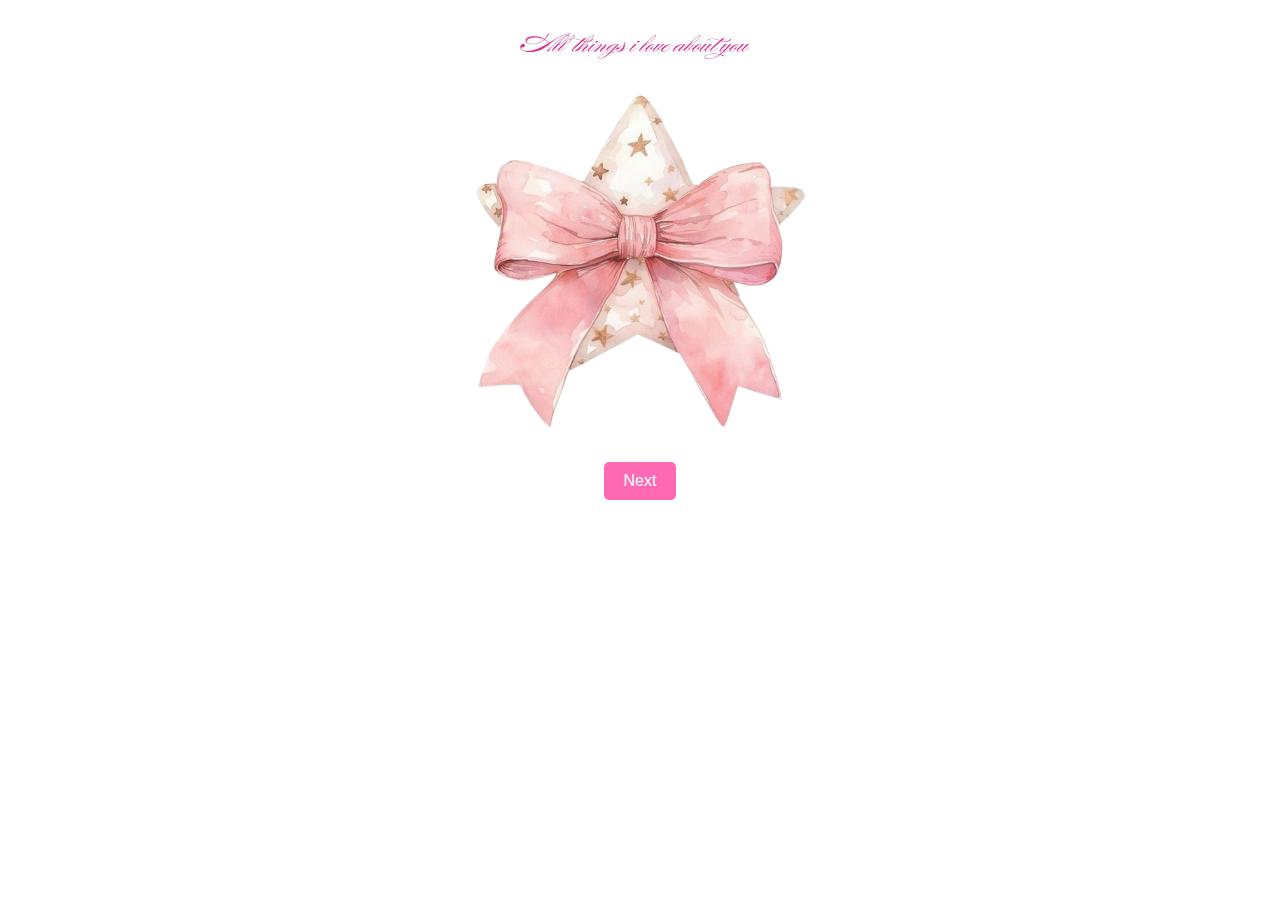
<file: all-things-i-love-about-you.html>
<!DOCTYPE html>
<html lang="en">
<head>
  <meta charset="UTF-8">
  <meta name="viewport" content="width=device-width, initial-scale=1.0">
  <title>Why I Love You</title>
  <style>
    body {
      margin: 0;
      padding: 0;
      background-color: white;
      font-family: Arial, sans-serif;
      text-align: center;
      cursor: url('cursor.cur') 16 16 auto;
    }

    .heading {
      text-align: center;
      margin-top: 20px;
    }

    .heading img {
      max-width: 20%;
      height: auto;
    }

    .star {
      margin-top: 20px;
      cursor: pointer;
    }

    .star img {
      max-width: 350px;
      height: auto;
    }

    .reasons {
      margin-top: 20px;
      font-size: 20px;
      color: #ff69b4;
      display: none;
    }

    .next-button {
      margin-top: 20px;
      padding-bottom: 20px;
    }

    .next-button button {
      background-color: #ff69b4;
      color: white;
      border: none;
      padding: 10px 20px;
      font-size: 16px;
      cursor: pointer;
      border-radius: 5px;
    }

    .next-button button:hover {
      background-color: #ff1493;
    }
  </style>
</head>
<body>
  <div class="heading">
    <img src="images/all.jpg" alt="Why I Love You Heading">
  </div>

  <div class="star" onclick="revealReason()">
    <img src="images/star.png" alt="Star">
  </div>

  <div class="reasons" id="reasons">
    <!-- Reasons will be dynamically added here -->
  </div>

  <div class="next-button">
    <button onclick="goToNextPage()">Next</button>
  </div>

  <script>
    const reasonsList = [
      "You make me laugh like no one else.",
      "You are one of the lindest sweetest, most genuine person ever",
      "You have the most beautiful smile.",
      "You always know how to make me feel special.",
      "Your intelligence amazes me, blows my mind, lets kiss.",
      "You’re my best friend and my soulmate.",
      "You’re always there for me, no matter what.",
      "You make every day brighter just by being in it.",
      "Your love makes me a better person.",
      "You’re my everything."
    ];

    let currentReasonIndex = 0;

    function revealReason() {
      const reasonsElement = document.getElementById('reasons');

      if (currentReasonIndex < reasonsList.length) {
        reasonsElement.textContent = reasonsList[currentReasonIndex];
        reasonsElement.style.display = 'block';
        currentReasonIndex++;
      } else {
        reasonsElement.textContent = "That's all for now, but I love you for countless reasons!";
        reasonsElement.style.display = 'block';
      }
    }

    function goToNextPage() {
      window.location.href = 'letter.html'; // Replace with your next page URL
    }
  </script>
</body>
</html>
</file>
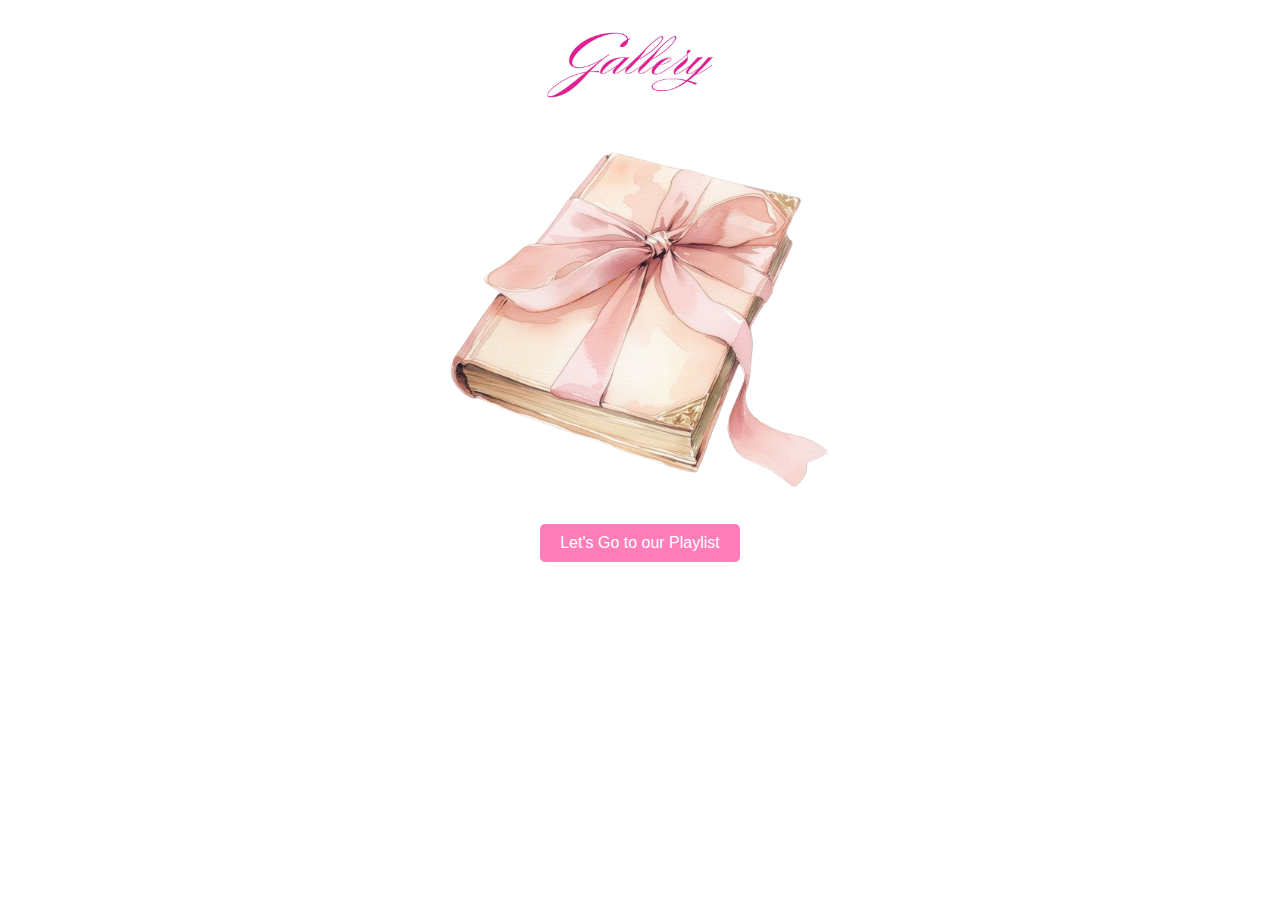
<file: gallery.html>
<!DOCTYPE html>
<html lang="en">
<head>
  <meta charset="UTF-8">
  <meta name="viewport" content="width=device-width, initial-scale=1.0">
  <title>Gallery Page</title>
  <style>
    body {
      margin: 0;
      padding: 0;
      background-color: white;
      font-family: Arial, sans-serif;
      cursor: url('cursor.cur') 16 16 auto;
    }

    .heading {
      text-align: center;
      margin-top: 20px;
    }

    .heading img {
      max-width: 20%;
      height: auto;
    }

    .book-container {
      text-align: center;
      margin-top: 20px;
      position: relative;
    }

    .book-container img {
      cursor: pointer;
      max-width: 400px;
      height: auto;
    }

    .gallery {
      display: none;
      flex-wrap: wrap;
      justify-content: center;
      gap: 10px;
      margin-top: 20px;
      padding: 20px;
      background-color: #fff;
    }

    .gallery img {
      max-width: 350px;
      height: auto;
      border: 2px solid #ff69b4;
      border-radius: 5px;
    }

    .button-container {
      text-align: center;
      margin-top: 20px;
      padding-bottom: 20px;
    }

    .button-container button {
      background-color: #ff69b4;
      color: white;
      border: none;
      padding: 10px 20px;
      font-size: 16px;
      cursor: pointer;
      border-radius: 5px;
    }

    .button-container button:hover {
      background-color: #ff1493;
    }
    body {
        cursor: url('cursor.cur') 16 16, auto;
    }
    .playlist-button-container {
        position: absolute;
        bottom: 1px;
        left: 50%;
        transform: translateX(-50%);
        text-align: center;
    }
    
    .playlist-button {
        display: inline-block;
        padding: 10px 20px;
        font-size: 16px;
        background-color: #ff7eb9;
       color: white;
       text-decoration: none;
       border-radius: 5px;
       transition: background-color 0.3s ease;
    }
    .playlist-button:hover {
        background-color: #ff5eab;
    }


  </style>
</head>
<body>
  <div class="heading">
    <img src="images/gallery.jpg" alt="Gallery Heading">
  </div>

  <div class="book-container">
    <img src="images/book.png" alt="Book" onclick="showGallery()">
    <div class="gallery" id="gallery">
      <img src="images/image1.jpg" alt="Image 1">
      <img src="images/image2.jpg" alt="Image 2">
      <img src="images/image3.jpg" alt="Image 3">
      <img src="images/image4.jpg" alt="Image 4">
      <img src="images/image5.jpg" alt="Image 5">
      <img src="images/image6.jpg" alt="Image 6">
      <img src="images/image7.jpg" alt="Image 7">
      <img src="images/image8.jpg" alt="Image 8">
    </div>
  </div>

  <div class="button-container">
    <a href="playlist.html" class="playlist-button">Let's Go to our Playlist</a>
  </div>

  <script>
    function showGallery() {
      const gallery = document.getElementById('gallery');
      gallery.style.display = 'flex';
    }
  </script>
</body>
</html>
</file>
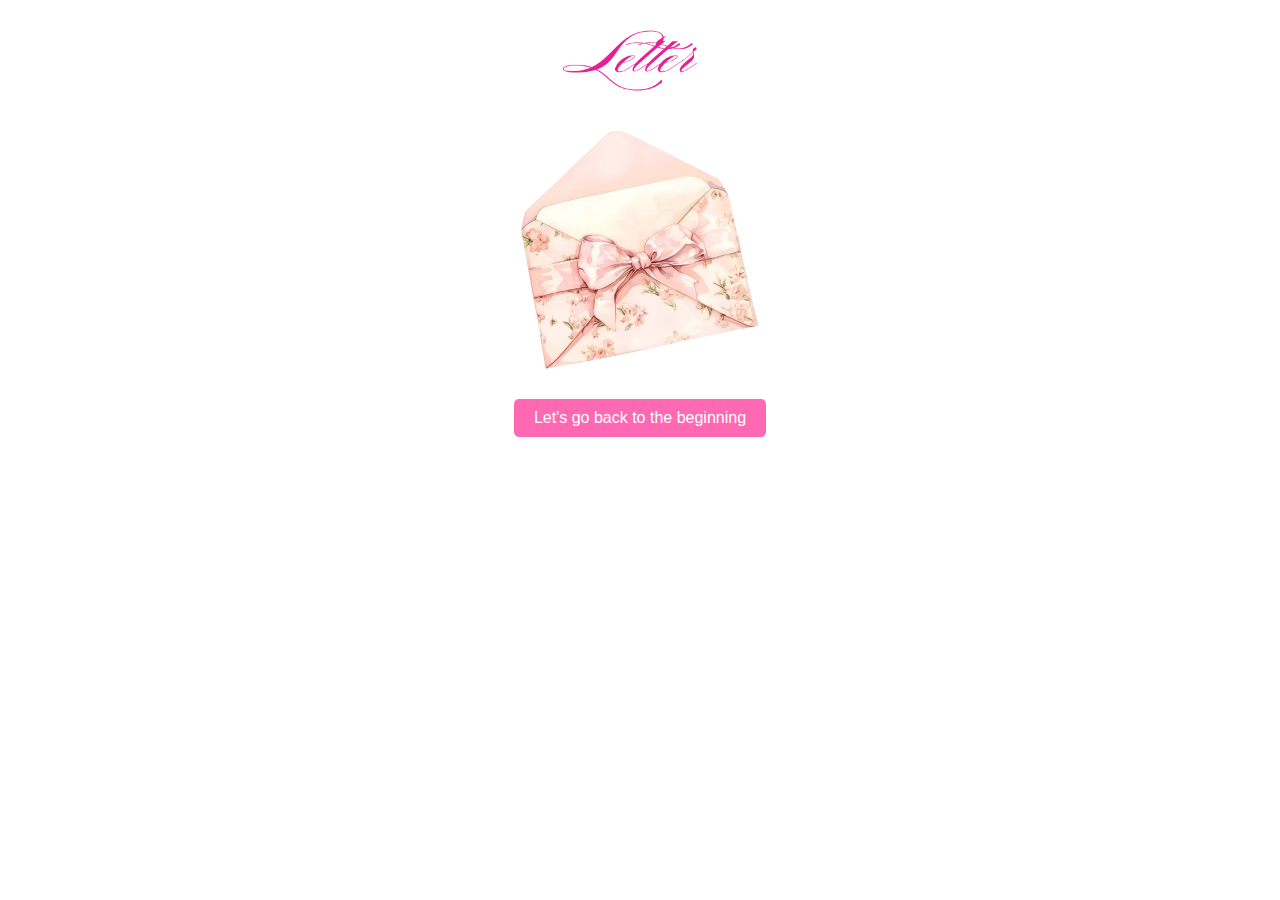
<file: letter.html>
<!DOCTYPE html>
<html lang="en">
<head>
  <meta charset="UTF-8">
  <meta name="viewport" content="width=device-width, initial-scale=1.0">
  <title>Letter Page</title>
  <style>
    body {
      margin: 0;
      padding: 0;
      background-color: white;
      font-family: Arial, sans-serif;
      text-align: center;
      cursor: url('cursor.cur') 16 16 auto;
    }

    .heading {
      text-align: center;
      margin-top: 20px;
    }

    .heading img {
      max-width: 20%;
      height: auto;
    }

    .letter-image {
      margin-top: 20px;
      cursor: pointer;
    }

    .letter-image img {
      max-width: 250px;
      height: auto;
    }

    /* Hidden Images Container */
    .hidden-images {
      display: none; /* Initially hidden */
      flex-direction: column;
      align-items: center;
      gap: 10px; /* Space between images */
      margin-top: 15px; /* Space above the images */
    }

    .hidden-images img {
      width: 80%; /* Adjust image width */
      max-width: 300px; /* Limit maximum width */
      height: auto; /* Maintain aspect ratio */
      border-radius: 6px; /* Rounded corners */
      box-shadow: 0 4px 8px rgba(0, 0, 0, 0.1); /* Subtle shadow */
    }

    /* Show images when the container is visible */
    .hidden-images.visible {
      display: flex;
    }

    .next-button {
      margin-top: 20px;
      padding-bottom: 20px;
    }

    .next-button button {
      background-color: #ff69b4;
      color: white;
      border: none;
      padding: 10px 20px;
      font-size: 16px;
      cursor: pointer;
      border-radius: 5px;
    }

    .next-button button:hover {
      background-color: #ff1493;
    }
  </style>
</head>
<body>
  <div class="heading">
    <img src="images/letterheading.png" alt="Letter Heading">
  </div>

  <div class="letter-image" onclick="toggleImages()">
    <img src="images/env.png" alt="Closed Letter">
  </div>

  <div class="timeline__event__content">
    <div class="timeline__event__title"></div>
    <div class="timeline__event__description"></div>
    <!-- Hidden images container -->
    <div id="hidden-images" class="hidden-images">
      <img src="images/l1.jpg" alt="Image 1">
      <img src="images/l2.jpg" alt="Image 2">
      <img src="images/l3.jpg" alt="Image 3">
      <img src="images/l4.jpg" alt="Image 4">
    </div>
  </div>

  <div class="next-button">
    <button onclick="goToNextPage()">Let's go back to the beginning</button>
  </div>

  <script>
    function toggleImages() {
      const hiddenImages = document.getElementById('hidden-images');
      hiddenImages.classList.toggle('visible'); // Toggle visibility
    }

    function goToNextPage() {
      window.location.href = 'index.html'; // Replace with your next page URL
    }
  </script>
</body>
</html>
</file>
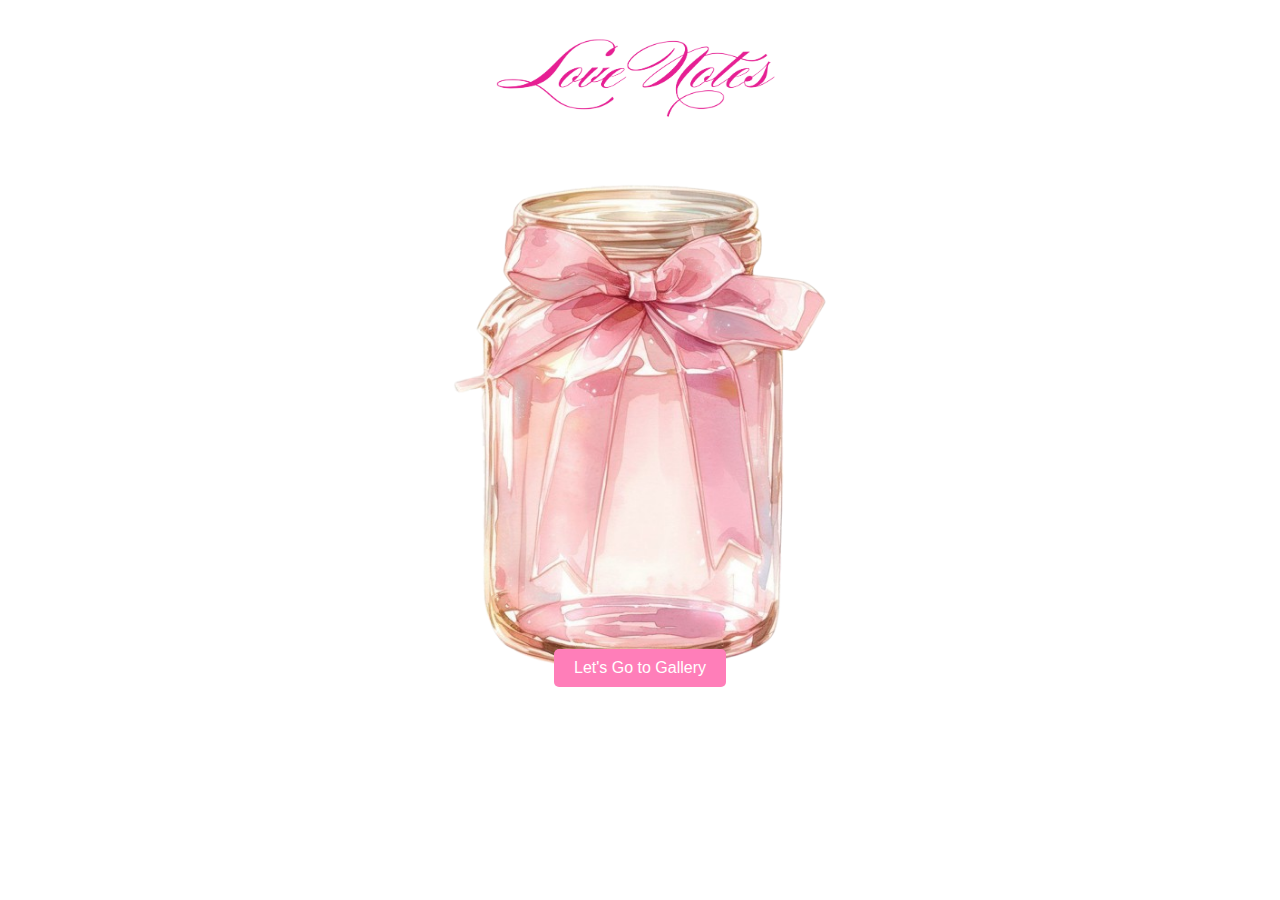
<file: lovenotes.html>
<!DOCTYPE html>
<html lang="en">
<head>
    <meta charset="UTF-8">
    <meta name="viewport" content="width=device-width, initial-scale=1.0">
    <title>Love Notes</title>
    <link rel="stylesheet" href="lovenotes.css">
</head>
<body>
    <div class="love-notes-container">
        <!-- Heading Image -->
        <div class="heading-container">
            <img src="images/lovenotes.png" alt="Love Notes Heading" class="heading-image">
        </div>

        <!-- Sticky Note Container -->
        <div class="sticky-note" id="sticky-note">
            <div class="note-content" id="note-content"></div>
        </div>

        <!-- Jar Image -->
        <div class="jar-container">
            <img src="images/jar.png" alt="Jar of Love Notes" class="jar-image" id="jar-image">
        </div>

        <!-- Gallery Button -->
        <div class="gallery-button-container">
            <a href="gallery.html" class="gallery-button">Let's Go to Gallery</a>
        </div>
    </div>
    <script src="lovenotes.js"></script>
</body>
</html>
</file>
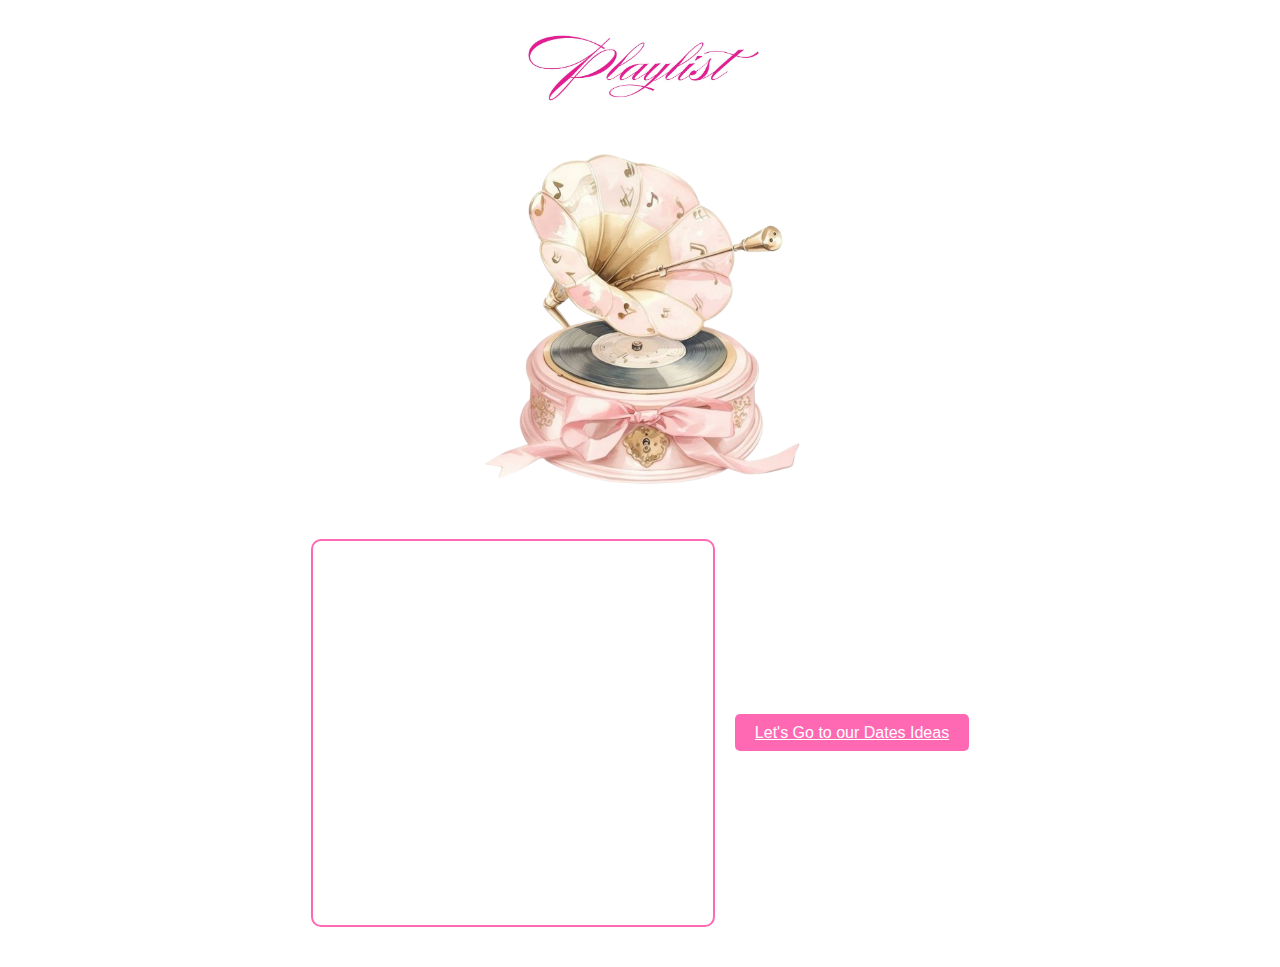
<file: playlist.html>
<!DOCTYPE html>
<html lang="en">
<head>
  <meta charset="UTF-8">
  <meta name="viewport" content="width=device-width, initial-scale=1.0">
  <title>Playlist Section</title>
  <style>
    body {
      margin: 0;
      padding: 0;
      background-color: white;
      font-family: Arial, sans-serif;
      text-align: center;
      cursor: url('cursor.cur') 16 16 auto;
    }

    .heading {
      text-align: center;
      margin-top: 20px;
    }

    .heading img {
      max-width: 20%;
      height: auto;
    }

    .record-player {
      margin-top: 20px;
      cursor: pointer;
    }

    .record-player img {
      max-width: 350px;
      height: auto;
    }

    .playlist-container {
      display: flex;
      justify-content: center;
      align-items: center;
      margin: 20px auto;
      max-width: 800px;
      padding: 20px;
      gap: 20px;
    }

    .spotify-embed {
      flex: 1;
      max-width: 400px;
      border: 2px solid #ff69b4;
      border-radius: 10px;
      overflow: hidden;
    }

    .virtualdate-button-container {
      margin-top: 20px;
      padding-bottom: 20px;
    }

    .virtualdate-button {
      background-color: #ff69b4;
      color: white;
      border: none;
      padding: 10px 20px;
      font-size: 16px;
      cursor: pointer;
      border-radius: 5px;
    }

    .virtualdate-button:hover {
      background-color: #ff1493;
    }

  </style>
</head>
<body>
  <div class="heading">
    <img src="images/playlist.jpg" alt="Playlist Heading">
  </div>

  <div class="record-player" onclick="playPlaylist()">
    <img src="images/musicplayer.png" alt="Record Player">
  </div>

  <div class="playlist-container">
    <!-- Spotify Playlist Embed -->
    <div class="spotify-embed">
      <iframe 
        src="https://open.spotify.com/embed/playlist/2uTluUUBIg59qSu5io4zwz?utm_source=generator"
        width="100%" 
        height="380" 
        frameborder="0" 
        allowtransparency="true" 
        allow="encrypted-media">
      </iframe>
    </div>


  <!-- Timeline Button -->
  <div class="virtualdate-button-container">
    <a href="virtualdate.html" class="virtualdate-button">Let's Go to our Dates Ideas</a>
  </div>
</body>
</html>
</file>
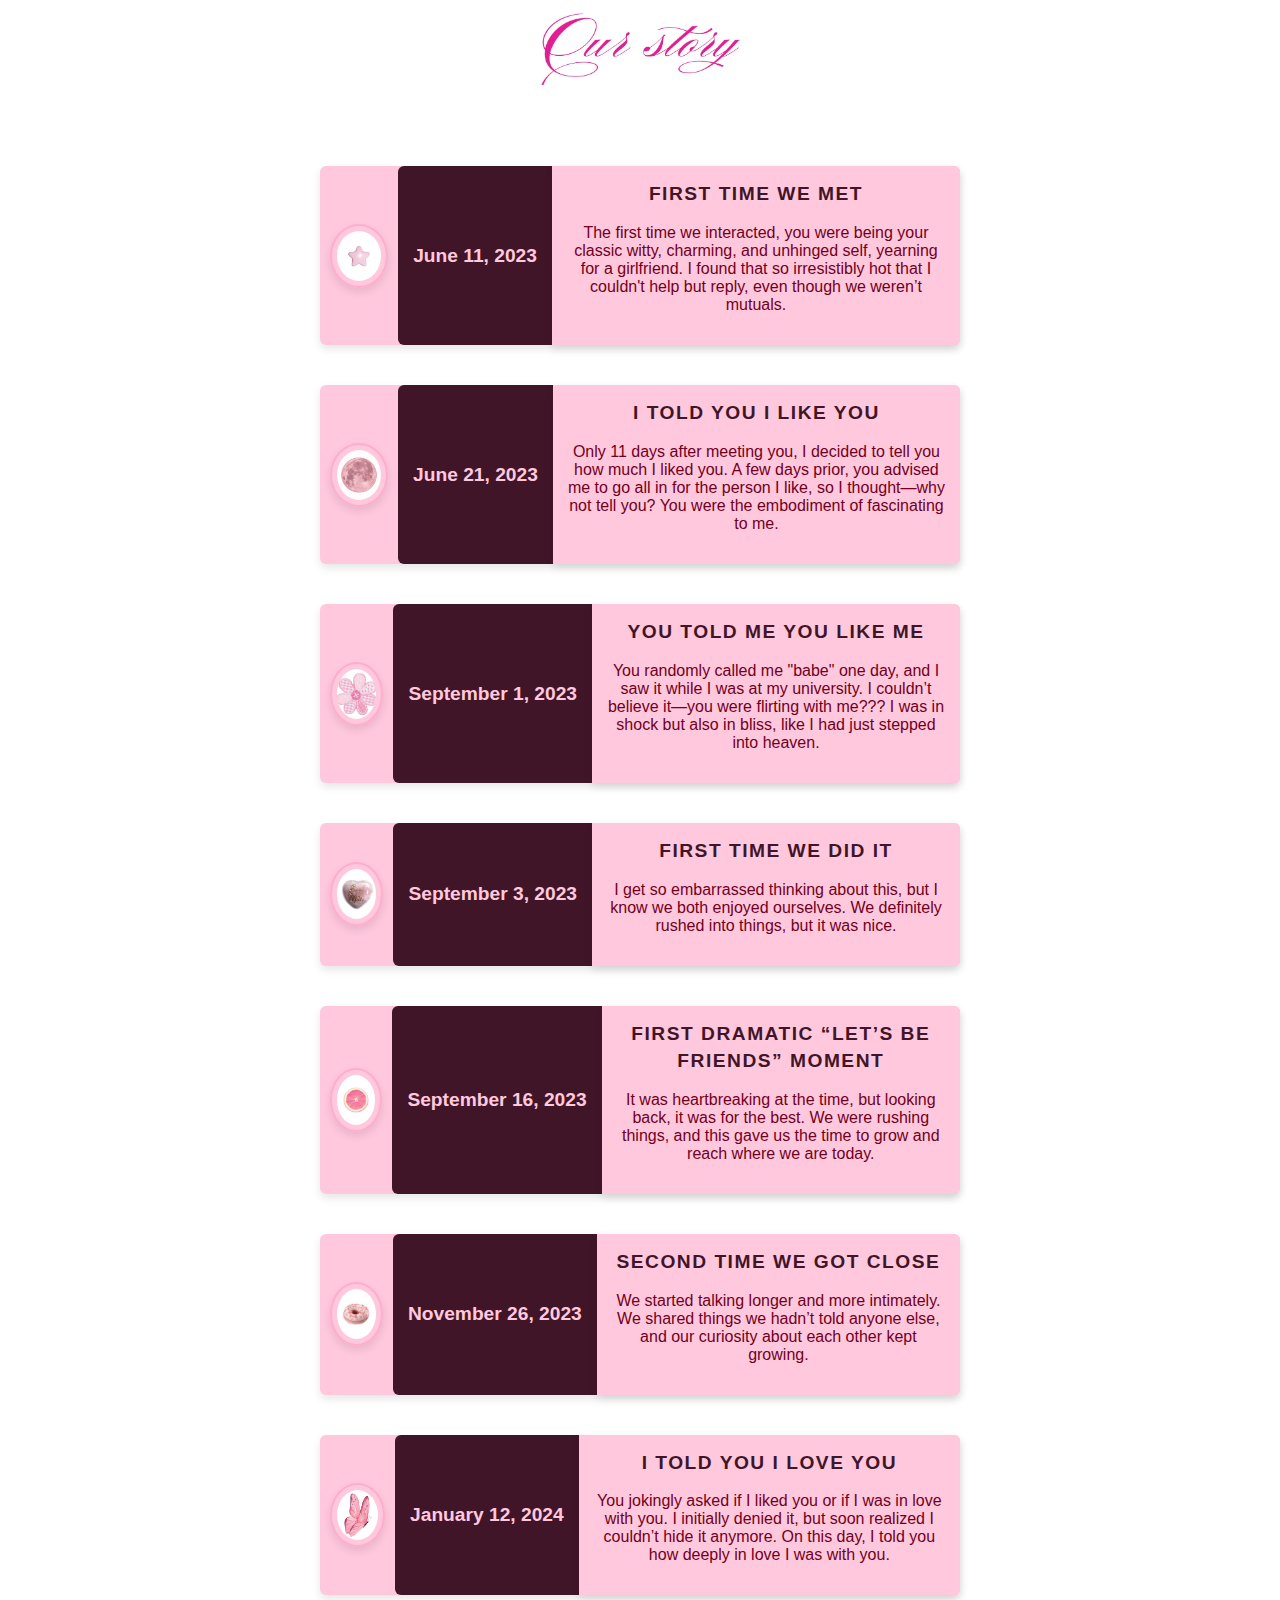
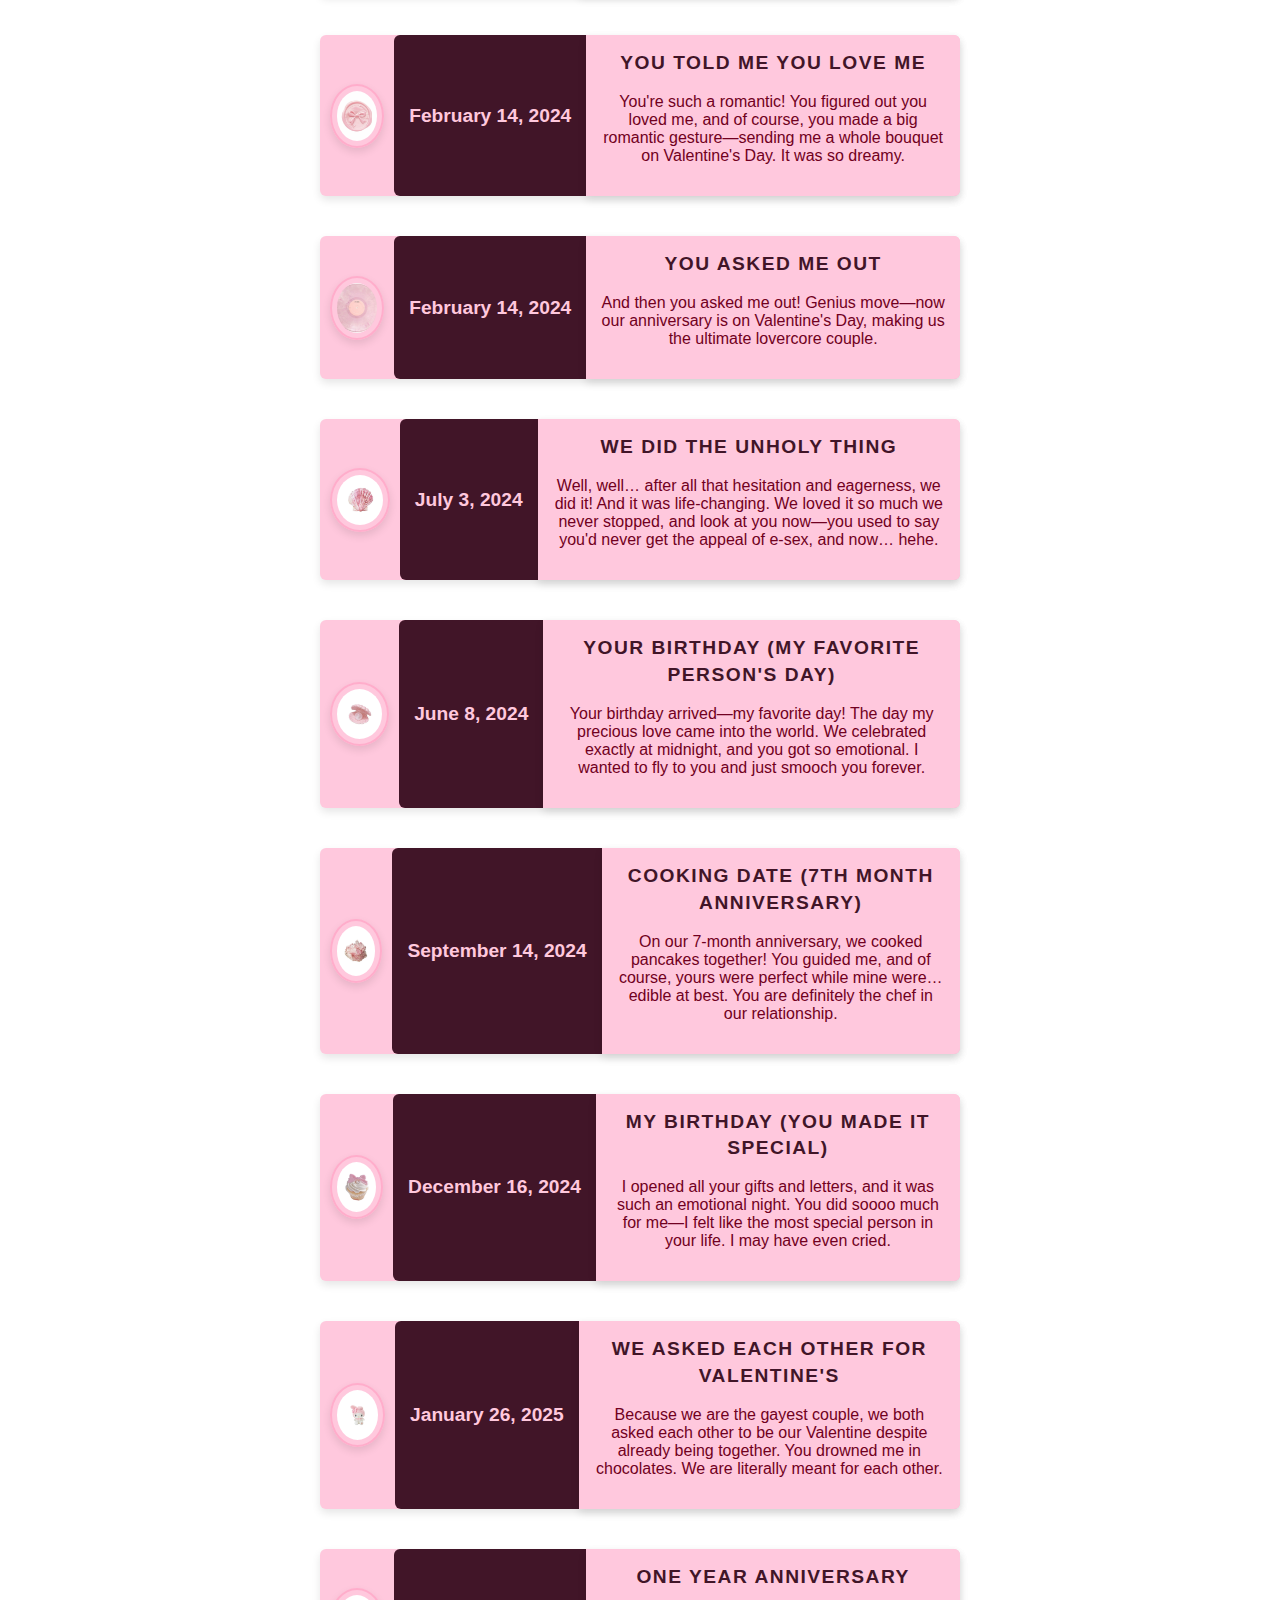
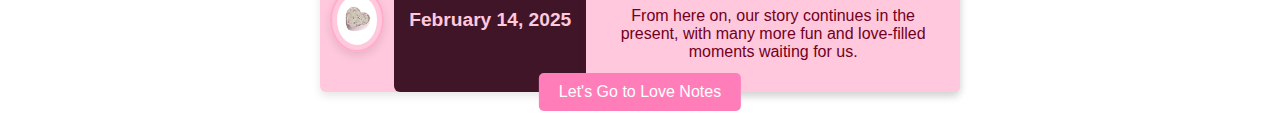
<file: timeline.html>
<!DOCTYPE html>
<html lang="en">
<head>
    <meta charset="UTF-8">
    <meta name="viewport" content="width=device-width, initial-scale=1.0">
    <title>Our Love Story ❤️</title>
    <link rel="stylesheet" href="timeline.css">
</head>
<body>
    <header>
        <div class="heading-container">
            <img src="images/timeline.jpg" alt="Timeline Heading" class="heading-image">
        </div>
    </header>

    <div class="timeline">
        <!-- Event 1 -->
        <div class="timeline__event animated fadeInUp timeline__event--type1">
            <div class="timeline__event__icon">
              <img src="images/icon1.jpg" alt="Icon 1">
            </div>
            <div class="timeline__event__date">
                June 11, 2023
            </div>
            <div class="timeline__event__content">
                <div class="timeline__event__title">
                    First Time We Met
                </div>
                <div class="timeline__event__description">
                    <p>The first time we interacted, you were being your classic witty, charming, and unhinged self, yearning for a girlfriend. I found that so irresistibly hot that I couldn't help but reply, even though we weren’t mutuals.</p>
                </div>
            </div>
        </div>

        <!-- Event 2 -->
        <div class="timeline__event animated fadeInUp delay-1s timeline__event--type2">
            <div class="timeline__event__icon">
              <img src="images/icon2.jpg" alt="Icon 2">
            </div>
            <div class="timeline__event__date">
                June 21, 2023
            </div>
            <div class="timeline__event__content">
                <div class="timeline__event__title">
                    I Told You I Like You
                </div>
                <div class="timeline__event__description">
                    <p>Only 11 days after meeting you, I decided to tell you how much I liked you. A few days prior, you advised me to go all in for the person I like, so I thought—why not tell you? You were the embodiment of fascinating to me.</p>
                </div>
            </div>
        </div>

        <!-- Event 3 -->
        <div class="timeline__event animated fadeInUp delay-2s timeline__event--type3">
            <div class="timeline__event__icon">
              <img src="images/icon3.jpg" alt="Icon 3">
            </div>
            <div class="timeline__event__date">
                September 1, 2023
            </div>
            <div class="timeline__event__content">
                <div class="timeline__event__title">
                    You Told Me You Like Me
                </div>
                <div class="timeline__event__description">
                    <p>You randomly called me "babe" one day, and I saw it while I was at my university. I couldn’t believe it—you were flirting with me??? I was in shock but also in bliss, like I had just stepped into heaven.</p>
                </div>
            </div>
        </div>

        <!-- Event 4 -->
        <div class="timeline__event animated fadeInUp delay-3s timeline__event--type1">
            <div class="timeline__event__icon">
              <img src="images/icon4.jpg" alt="Icon 4">
            </div>
            <div class="timeline__event__date">
                September 3, 2023
            </div>
            <div class="timeline__event__content">
                <div class="timeline__event__title">
                    First Time We Did It
                </div>
                <div class="timeline__event__description">
                    <p>I get so embarrassed thinking about this, but I know we both enjoyed ourselves. We definitely rushed into things, but it was nice.</p>
                </div>
            </div>
        </div>

        <!-- Event 5 -->
        <div class="timeline__event animated fadeInUp timeline__event--type2">
            <div class="timeline__event__icon">
              <img src="images/icon5.jpg" alt="Icon 5">
            </div>
            <div class="timeline__event__date">
                September 16, 2023
            </div>
            <div class="timeline__event__content">
                <div class="timeline__event__title">
                    First Dramatic “Let’s Be Friends” Moment
                </div>
                <div class="timeline__event__description">
                    <p>It was heartbreaking at the time, but looking back, it was for the best. We were rushing things, and this gave us the time to grow and reach where we are today.</p>
                </div>
            </div>
        </div>

        <!-- Event 6 -->
        <div class="timeline__event animated fadeInUp delay-1s timeline__event--type3">
            <div class="timeline__event__icon">
              <img src="images/icon6.jpg" alt="Icon 6">
            </div>
            <div class="timeline__event__date">
                November 26, 2023
            </div>
            <div class="timeline__event__content">
                <div class="timeline__event__title">
                    Second Time We Got Close
                </div>
                <div class="timeline__event__description">
                    <p>We started talking longer and more intimately. We shared things we hadn’t told anyone else, and our curiosity about each other kept growing.</p>
                </div>
            </div>
        </div>

        <!-- Event 7 -->
        <div class="timeline__event animated fadeInUp delay-2s timeline__event--type1">
            <div class="timeline__event__icon">
              <img src="images/icon7.jpg" alt="Icon 7">
            </div>
            <div class="timeline__event__date">
                January 12, 2024
            </div>
            <div class="timeline__event__content">
                <div class="timeline__event__title">
                    I Told You I Love You
                </div>
                <div class="timeline__event__description">
                    <p>You jokingly asked if I liked you or if I was in love with you. I initially denied it, but soon realized I couldn’t hide it anymore. On this day, I told you how deeply in love I was with you.</p>
                </div>
            </div>
        </div>

        <!-- Event 8 -->
        <div class="timeline__event animated fadeInUp delay-3s timeline__event--type2">
            <div class="timeline__event__icon">
              <img src="images/icon8.jpg" alt="Icon 8">
            </div>
            <div class="timeline__event__date">
                February 14, 2024
            </div>
            <div class="timeline__event__content">
                <div class="timeline__event__title">
                    You Told Me You Love Me
                </div>
                <div class="timeline__event__description">
                    <p>You're such a romantic! You figured out you loved me, and of course, you made a big romantic gesture—sending me a whole bouquet on Valentine's Day. It was so dreamy.</p>
                </div>
            </div>
        </div>

        <!-- Event 9 -->
        <div class="timeline__event animated fadeInUp timeline__event--type3">
            <div class="timeline__event__icon">
              <img src="images/icon9.jpg" alt="Icon 9">
            </div>
            <div class="timeline__event__date">
                February 14, 2024
            </div>
            <div class="timeline__event__content">
                <div class="timeline__event__title">
                    You Asked Me Out
                </div>
                <div class="timeline__event__description">
                    <p>And then you asked me out! Genius move—now our anniversary is on Valentine's Day, making us the ultimate lovercore couple.</p>
                </div>
            </div>
        </div>

        <!-- Event 10 -->
        <div class="timeline__event animated fadeInUp delay-1s timeline__event--type1">
            <div class="timeline__event__icon">
              <img src="images/icon10.jpg" alt="Icon 10">
            </div>
            <div class="timeline__event__date">
                July 3, 2024
            </div>
            <div class="timeline__event__content">
                <div class="timeline__event__title">
                    We Did The Unholy Thing
                </div>
                <div class="timeline__event__description">
                    <p>Well, well… after all that hesitation and eagerness, we did it! And it was life-changing. We loved it so much we never stopped, and look at you now—you used to say you'd never get the appeal of e-sex, and now… hehe.</p>
                </div>
            </div>
        </div>

        <!-- Event 11 -->
        <div class="timeline__event animated fadeInUp delay-2s timeline__event--type2">
            <div class="timeline__event__icon">
              <img src="images/icon11.jpg" alt="Icon 11">
            </div>
            <div class="timeline__event__date">
                June 8, 2024
            </div>
            <div class="timeline__event__content">
                <div class="timeline__event__title">
                    Your Birthday (My Favorite Person's Day)
                </div>
                <div class="timeline__event__description">
                    <p>Your birthday arrived—my favorite day! The day my precious love came into the world. We celebrated exactly at midnight, and you got so emotional. I wanted to fly to you and just smooch you forever.</p>
                </div>
            </div>
        </div>

        <!-- Event 12 -->
        <div class="timeline__event animated fadeInUp delay-3s timeline__event--type3">
            <div class="timeline__event__icon">
              <img src="images/icon12.jpg" alt="Icon 12">
            </div>
            <div class="timeline__event__date">
                September 14, 2024
            </div>
            <div class="timeline__event__content">
                <div class="timeline__event__title">
                    Cooking Date (7th Month Anniversary)
                </div>
                <div class="timeline__event__description">
                    <p>On our 7-month anniversary, we cooked pancakes together! You guided me, and of course, yours were perfect while mine were… edible at best. You are definitely the chef in our relationship.</p>
                </div>
            </div>
        </div>

        <!-- Event 13 -->
        <div class="timeline__event animated fadeInUp timeline__event--type1">
            <div class="timeline__event__icon">
              <img src="images/icon13.jpg" alt="Icon 13">
            </div>
            <div class="timeline__event__date">
                December 16, 2024
            </div>
            <div class="timeline__event__content">
                <div class="timeline__event__title">
                    My Birthday (You Made It Special)
                </div>
                <div class="timeline__event__description">
                    <p>I opened all your gifts and letters, and it was such an emotional night. You did soooo much for me—I felt like the most special person in your life. I may have even cried.</p>
                </div>
            </div>
        </div>

        <!-- Event 14 -->
        <div class="timeline__event animated fadeInUp delay-1s timeline__event--type2">
            <div class="timeline__event__icon">
              <img src="images/icon14.jpg" alt="Icon 14">
            </div>
            <div class="timeline__event__date">
                January 26, 2025
            </div>
            <div class="timeline__event__content">
                <div class="timeline__event__title">
                    We Asked Each Other for Valentine's
                </div>
                <div class="timeline__event__description">
                    <p>Because we are the gayest couple, we both asked each other to be our Valentine despite already being together. You drowned me in chocolates. We are literally meant for each other.</p>
                </div>
            </div>
        </div>

        <!-- Event 15 -->
        <div class="timeline__event animated fadeInUp delay-2s timeline__event--type3">
            <div class="timeline__event__icon">
              <img src="images/icon15.jpg" alt="Icon 15">
            </div>
            <div class="timeline__event__date">
                February 14, 2025
            </div>
            <div class="timeline__event__content">
                <div class="timeline__event__title">
                    One Year Anniversary
                </div>
                <div class="timeline__event__description">
                    <p>From here on, our story continues in the present, with many more fun and love-filled moments waiting for us.</p>
                </div>
            </div>
        </div>
         <!-- Love Notes Button -->
         <div class="lovenotes-button-container">
            <a href="lovenotes.html" class="lovenotes-button">Let's Go to Love Notes</a>
        </div>
    </div>
</body>
</html>
</file>
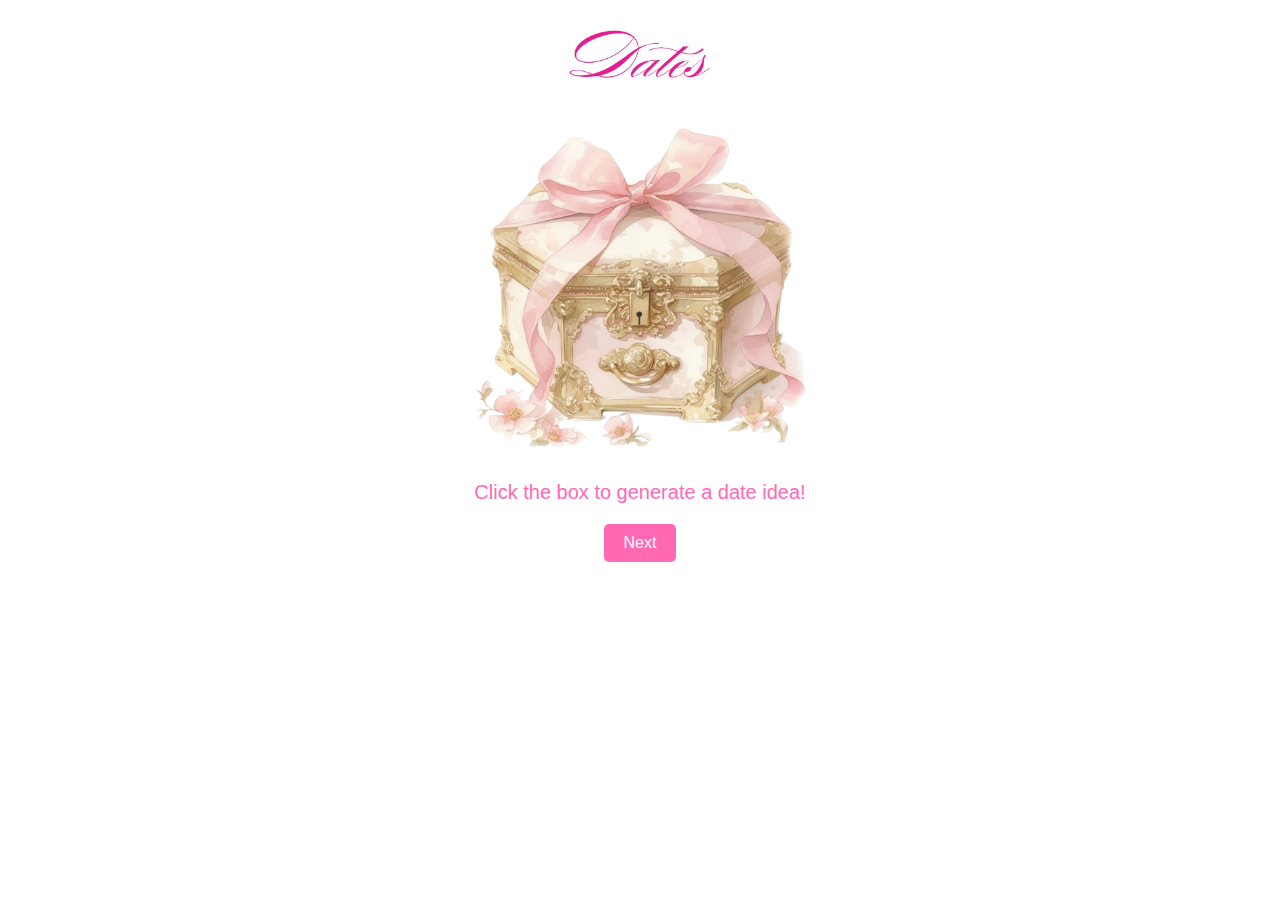
<file: virtualdate.html>
<!DOCTYPE html>
<html lang="en">
<head>
  <meta charset="UTF-8">
  <meta name="viewport" content="width=device-width, initial-scale=1.0">
  <title>AI Date Generator</title>
  <style>
    body {
      margin: 0;
      padding: 0;
      background-color: white;
      font-family: Arial, sans-serif;
      text-align: center;
      cursor: url('cursor.cur') 16 16, auto;
    }

    .heading {
      text-align: center;
      margin-top: 20px;
    }

    .heading img {
      max-width: 20%;
      height: auto;
    }

    .pandora-box {
      margin-top: 20px;
      cursor: pointer;
    }

    .pandora-box img {
      max-width: 350px;
      height: auto;
    }

    .date-idea {
      margin-top: 20px;
      font-size: 20px;
      color: #ff69b4;
    }

    .yes-no-buttons {
      margin-top: 20px;
    }

    .yes-no-buttons button {
      background-color: #ff69b4;
      color: white;
      border: none;
      padding: 10px 20px;
      font-size: 16px;
      cursor: pointer;
      border-radius: 5px;
      margin: 0 10px;
    }

    .yes-no-buttons button:hover {
      background-color: #ff1493;
    }

    .date-time-input {
      margin-top: 20px;
      display: none;
    }

    .date-time-input input {
      padding: 10px;
      font-size: 16px;
      border: 2px solid #ff69b4;
      border-radius: 5px;
      margin: 5px;
    }

    .date-time-input button {
      background-color: #ff69b4;
      color: white;
      border: none;
      padding: 10px 20px;
      font-size: 16px;
      cursor: pointer;
      border-radius: 5px;
    }

    .date-time-input button:hover {
      background-color: #ff1493;
    }

    .next-button {
      margin-top: 20px;
      padding-bottom: 20px;
    }

    .next-button button {
      background-color: #ff69b4;
      color: white;
      border: none;
      padding: 10px 20px;
      font-size: 16px;
      cursor: pointer;
      border-radius: 5px;
    }

    .next-button button:hover {
      background-color: #ff1493;
    }
  </style>
</head>
<body>
  <div class="heading">
    <img src="images/date.jpg" alt="AI Date Generator Heading">
  </div>

  <div class="pandora-box" onclick="generateDate()">
    <img src="images/box.png" alt="Pandora's Box">
  </div>

  <div class="date-idea" id="dateIdea">
    Click the box to generate a date idea!
  </div>

  <div class="yes-no-buttons" id="yesNoButtons" style="display: none;">
    <button onclick="selectYes()">Yes</button>
    <button onclick="selectNo()">No</button>
  </div>

  <div class="date-time-input" id="dateTimeInput">
    <input type="date" id="date" required>
    <input type="time" id="time" required>
    <button onclick="submitDateTime()">Notify Me</button>
  </div>

  <div class="next-button">
    <button onclick="goToNextPage()">Next</button>
  </div>

  <script>
    const dateIdeas = [
      "Study Date",
      "Pet Cafe Date",
      "Cooking Date",
      "Northern Lights Date",
      "Virtual Movie Night",
      "Picnic in the Park",
      "Art Gallery Visit",
      "Stargazing Date",
      "Game Night",
      "Hiking Adventure",
      "DIY Craft Night",
      "Write a Love Story Together", 
      "Make a Couple’s Scrapbook", 
      "Build a Pillow Fort & Watch a Movie", 
      "Paint Each Other’s Portraits", 
      "Slow Dance in Candlelight",
      "Love Letter Exchange & Reading", 
      "Deep Questions & Wine Night",
      "Stargazing with a Cozy Blanket",
      "Stay-in Spa Night (Massages, Skincare, Relaxing Music)", 
      "Sensory Blindfold Game", 
      "Couple’s Boudoir Photoshoot",
      "Shower/Bath Date with Candles", 
      "Read Romantic/Spicy Book Aloud", 
      "Make Chocolate-Covered Strawberries & Feed Each Other", 
      "Build a Lego Set Together", 
      "Bake & Decorate Cookies", 
      "Matching Outfit Date", 
      "Surprise Each Other with Small Gifts", 
      "Make a Couple’s Playlist", 
      "Take a Personality/Love Language Test & Discuss", 
      "Vision Board for the Future", 
      "Try a New Hobby Together", 
      "Recreate Your First Date",
      "Plan a Dream Vacation Together"
    ];

    function generateDate() {
      const dateIdeaElement = document.getElementById('dateIdea');
      const yesNoButtons = document.getElementById('yesNoButtons');
      const dateTimeInput = document.getElementById('dateTimeInput');

      // Randomly select a date idea
      const randomIndex = Math.floor(Math.random() * dateIdeas.length);
      dateIdeaElement.textContent = `How about a ${dateIdeas[randomIndex]}?`;

      // Show Yes/No buttons
      yesNoButtons.style.display = 'block';
      dateTimeInput.style.display = 'none';
    }

    function selectYes() {
      const dateTimeInput = document.getElementById('dateTimeInput');
      dateTimeInput.style.display = 'block';
    }

    function selectNo() {
      generateDate(); // Generate a new date idea
    }

    function submitDateTime() {
      const date = document.getElementById('date').value;
      const time = document.getElementById('time').value;

      if (!date || !time) {
        alert("Please select a date and time!");
        return;
      }

      // Replace with your email notification logic
      alert(`Date and time submitted! You'll be notified via email about your ${document.getElementById('dateIdea').textContent} on ${date} at ${time}.`);

      // Reset the form
      document.getElementById('date').value = '';
      document.getElementById('time').value = '';
      document.getElementById('dateTimeInput').style.display = 'none';
      document.getElementById('yesNoButtons').style.display = 'none';
      document.getElementById('dateIdea').textContent = "Click the box to generate a date idea!";
    }

    function goToNextPage() {
      window.location.href = 'all-things-i-love-about-you.html'; // Replace with your next page URL
    }
  </script>
</body>
</html>
</file>
<file: lovenotes.css>
body {
  margin: 0;
  padding: 0;
  display: flex;
  justify-content: center;
  align-items: flex-start; /* Align items to the top */
  min-height: 100vh;
  background-color: #ffffff; /* Set background to white */
  font-family: 'Arial', sans-serif;
}
body {
  cursor: url('cursor.cur') 16 16, auto;
}

.love-notes-container {
  text-align: center;
  position: relative;
  width: 100%;
  padding-top: 20px; /* Space at the top */
}

/* Heading Image Styling */
.heading-container {
  margin-bottom: 40px; /* Space below the heading */
}

.heading-image {
  width: 300px; /* Adjust the size of the heading image */
  height: auto; /* Maintain aspect ratio */
}

/* Sticky Note Styling */
.sticky-note {
  position: relative;
  margin: 0 auto 40px; /* Center the sticky note and add space below */
  width: 350px; /* Fixed width */
  height: 150px; /* Fixed height (no min-height) */
  padding: 20px;
  background-color: #ff7eb9; /* Pink shade */
  border-radius: 10px;
  box-shadow: 0 4px 8px rgba(0, 0, 0, 0.2);
  color: white;
  font-size: 16px;
  text-align: center;
  display: none; /* Hidden by default */
  opacity: 0;
  transition: opacity 0.5s ease;
  word-wrap: break-word; /* Ensure long text wraps */
  overflow: hidden; /* Prevent content from overflowing */
}

.sticky-note.visible {
  display: block;
  opacity: 1;
}

/* Typewriter Animation */
.note-content {
  white-space: pre-wrap; /* Preserve line breaks and wrap text */
  overflow: hidden;
  border-right: 2px solid white;
  animation: typewriter 4s steps(40) 1s 1 normal both;
  display: inline-block; /* Ensure animation works correctly */
  width: 100%; /* Take full width of sticky note */
}

@keyframes typewriter {
  from {
      width: 0;
  }
  to {
      width: 100%;
  }
}

/* Jar Container Styling */
.jar-container {
  margin-top: 20px; /* Space above the jar */
}

.jar-image {
  width: 400px;
  cursor: pointer;
  transition: transform 0.2s ease;
}

.jar-image:hover {
  transform: scale(1.1);
}
.gallery-button-container {
  position: absolute;
  bottom: 1px;
  left: 50%;
  transform: translateX(-50%);
  text-align: center;
}

.gallery-button {
  display: inline-block;
  padding: 10px 20px;
  font-size: 16px;
  background-color: #ff7eb9;
  color: white;
  text-decoration: none;
  border-radius: 5px;
  transition: background-color 0.3s ease;
}

.gallery-button:hover {
  background-color: #ff5eab;
}
</file>
<file: timeline.css>
/* General Styles */
:root {
  --china-rose: #FF91B9; /* Light Pink */
  --kobi: #FFADCB; /* Slightly Darker Pink */
  --queen-pink: #FFC8DD; /* Very Light Pink */
  --chocolate-kisses: #710021; /* Dark Pink */
  --persian-plum: #411528; /* Very Dark Pink */
}

body {
  margin: 0;
  padding: 0;
  font-family: 'Open Sans', sans-serif;
  background: white; /* White background for the body */
  color: var(--chocolate-kisses); /* Dark pink text */
  text-align: center;
  cursor: url('cursor.cur') 16 16, auto;
}

/* Headings */
h1, h2, h3, h4, h5, h6 {
  font-family: 'Allura', cursive;
  color: var(--persian-plum); /* Very dark pink for headings */
}

/* Heading Image Styling */
.heading-container {
  margin-bottom: 40px; /* Space below the heading */
}

.heading-image {
  width: 20%; /* Full width for the heading image */
  max-width: 800px; /* Limit the maximum width */
  height: auto; /* Maintain aspect ratio */
  margin: 0 auto; /* Center the image */
}

/* Timeline Section */
#timeline {
  padding: 50px 20px;
  background: white; /* White background for the timeline section */
}

.timeline {
  display: flex;
  flex-direction: column;
  margin: 20px auto;
  position: relative;
  width: 80%;
}

.timeline__event {
  margin-bottom: 20px;
  position: relative;
  display: flex;
  margin: 20px 0;
  border-radius: 6px;
  align-self: center;
  width: 50vw;
  background: var(--queen-pink); /* Light pink background for containers */
  box-shadow: 0 4px 8px rgba(0, 0, 0, 0.1);
}

.timeline__event__icon {
  display: flex;
  align-items: center;
  justify-content: center;
  color: var(--persian-plum); /* Very dark pink for icon text */
  padding: 5px; /* Reduced padding */
  align-self: center;
  margin: 0 10px; /* Reduced margin */
  background: transparent;
  border-radius: 50%;
  width: 50px; /* Slightly larger container */
  height: 50px; /* Slightly larger container */
  box-shadow: 0 4px 8px rgba(0, 0, 0, 0.1);
  position: relative;
  overflow: hidden;
  border: 2px solid var(--kobi); /* Added border */
}

.timeline__event__icon img {
  width: 100%;
  height: 100%;
  border-radius: 50%;
  object-fit: cover;
}

.timeline__event__date {
  color: var(--queen-pink); /* Light pink text */
  font-size: 1.2rem;
  font-weight: 600;
  background: var(--persian-plum); /* Very dark pink background */
  display: flex;
  align-items: center;
  justify-content: center;
  white-space: nowrap;
  padding: 0 15px;
  border-radius: 6px 0 0 6px;
}

.timeline__event__content {
  padding: 15px;
  background: var(--queen-pink); /* Light pink background */
  width: calc(40vw - 84px);
  border-radius: 0 6px 6px 0;
  box-shadow: 0 4px 8px rgba(0, 0, 0, 0.1);
}

.timeline__event__title {
  font-size: 1.2rem;
  line-height: 1.4;
  text-transform: uppercase;
  font-weight: 600;
  color: var(--persian-plum); /* Very dark pink text */
  letter-spacing: 1.5px;
}

.timeline__event__description {
  flex-basis: 60%;
  font-family: 'Open Sans', sans-serif;
  color: var(--chocolate-kisses); /* Dark pink text */
}

/* Responsive Design */
@media (max-width: 786px) {
  .timeline__event {
      flex-direction: column;
      align-self: center;
  }

  .timeline__event__content {
      width: 100%;
  }

  .timeline__event__icon {
      border-radius: 6px 6px 0 0;
      width: 100%;
      margin: 0;
      box-shadow: none;
  }

  .timeline__event__date {
      border-radius: 0;
      padding: 15px;
  }
}

/* Love Notes Button */
.lovenotes-button-container {
  position: absolute;
  bottom: 1px;
  left: 50%;
  transform: translateX(-50%);
  text-align: center;
}

.lovenotes-button {
  display: inline-block;
  padding: 10px 20px;
  font-size: 16px;
  background-color: #ff7eb9;
  color: white;
  text-decoration: none;
  border-radius: 5px;
  transition: background-color 0.3s ease;
}

.lovenotes-button:hover {
  background-color: #ff5eab;
}
</file>
